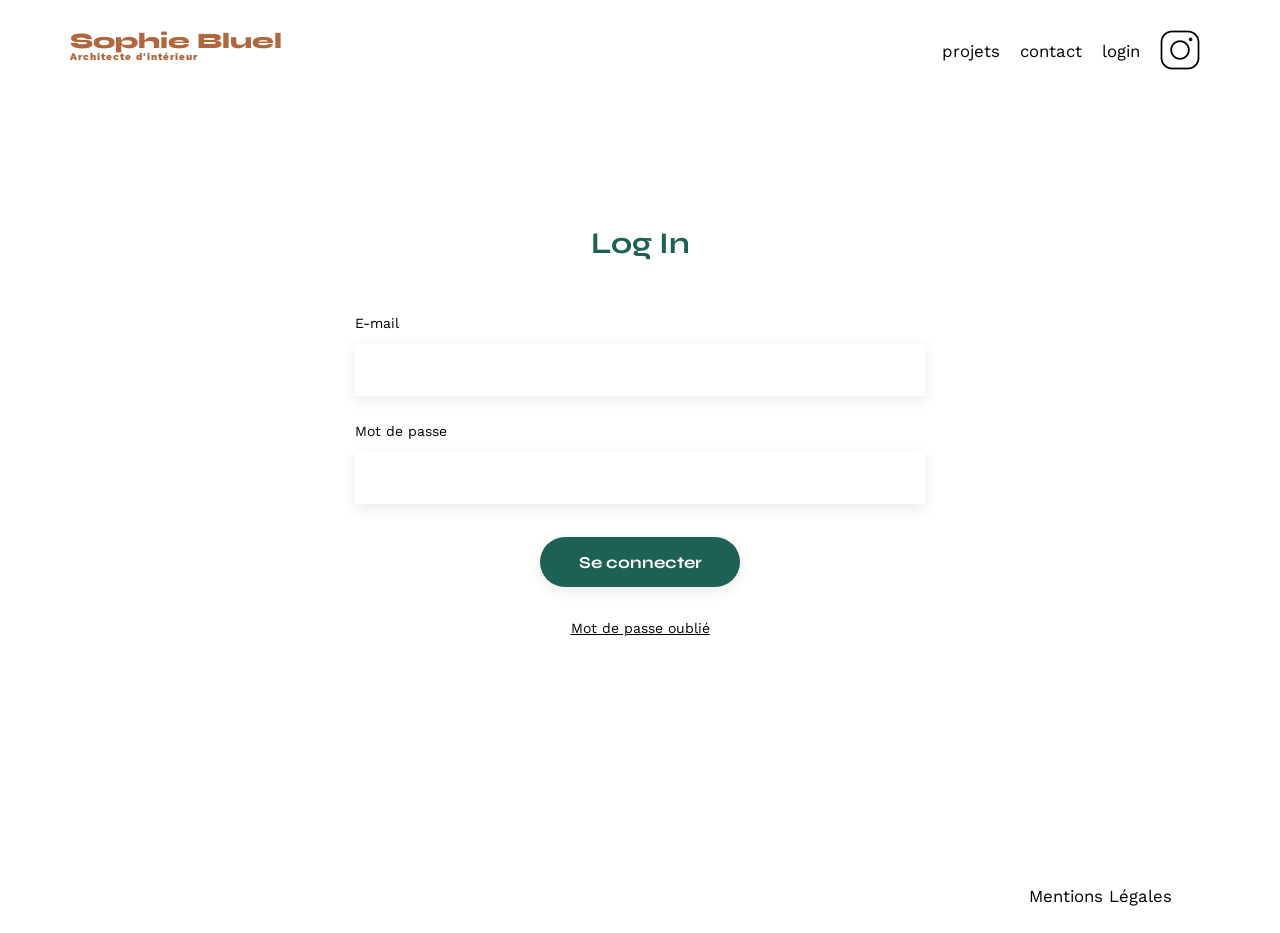
<file: front/html/login.html>
<!DOCTYPE html>
<html lang="fr">
<head>
	<meta charset="UTF-8">
	<title>Sophie Bluel - Architecte d'intérieur</title>
	<meta name="viewport" content="width=device-width, initial-scale=1.0">
	<link rel="preconnect" href="https://fonts.googleapis.com">
	<link rel="preconnect" href="https://fonts.gstatic.com" crossorigin>
	<link href="https://fonts.googleapis.com/css2?family=Syne:wght@700;800&family=Work+Sans&display=swap" rel="stylesheet">
	<meta name="description" content="">
	<link rel="stylesheet" href="../css/style.css">
	<link rel="stylesheet" href="../css/login.css">
</head>
<body>
<header>
	<a href="index.html"><h1>Sophie Bluel <span>Architecte d'intérieur</span></h1></a>
	<nav>
		<ul>
			<li>projets</li>
			<li>contact</li>
			<li><a href="login.html">login</a></li>
			<li><img src="../images/icons/instagram.png" alt="Instagram"></li>
		</ul>
	</nav>
</header>
<main>
	<section id="login">
		<h1>Log In</h1>
		<form action="#" method="post" onsubmit="event.preventDefault(); login(event)">
			<label for="email">E-mail</label>
			<input type="email" name="email" id="email">
			<label for="password">Mot de passe</label>
			<input type="password" name="password" id="password">
			<input type="submit" value="Se connecter" onclick="login()">
			<ul>
				<li id="forgot">Mot de passe oublié</li>
			</ul>
		</form>
	</section>
</main>

<footer>
	<nav>
		<ul>
			<li>Mentions Légales</li>
		</ul>
	</nav>
</footer>
<script src="../js/login.js"></script>
</body>
</html>
</file>
<file: front/css/style.css>
/* http://meyerweb.com/eric/tools/css/reset/
   v2.0 | 20110126
   License: none (public domain)
*/

html, body, div, span, applet, object, iframe,
h1, h2, h3, h4, h5, h6, p, blockquote, pre,
a, abbr, acronym, address, big, cite, code,
del, dfn, em, img, ins, kbd, q, s, samp,
small, strike, strong, sub, sup, tt, var,
b, u, i, center,
dl, dt, dd, ol, ul, li,
fieldset, form, label, legend,
table, caption, tbody, tfoot, thead, tr, th, td,
article, aside, canvas, details, embed,
figure, figcaption, footer, header, hgroup,
menu, nav, output, ruby, section, summary,
time, mark, audio, video {
	margin: 0;
	padding: 0;
	border: 0;
	font-size: 100%;
	font: inherit;
	vertical-align: baseline;
}
/* HTML5 display-role reset for older browsers */
article, aside, details, figcaption, figure,
footer, header, hgroup, menu, nav, section {
	display: block;
}
body {
	line-height: 1;
}
a {
	text-decoration: none;
	color: black;
}
nav a:hover {
	color: #B1663C;
}
ol, ul {
	list-style: none;
}
blockquote, q {
	quotes: none;
}
blockquote:before, blockquote:after,
q:before, q:after {
	content: '';
	content: none;
}
table {
	border-collapse: collapse;
	border-spacing: 0;
}
/** end reset css**/
body {
	font-family: 'Work Sans' ;
	font-size: 14px;
}
main {
	max-width: 1140px;
	margin:auto;
}
#logoutBtn {
	cursor: pointer;
}
#editMode {
	background-color: black;
	width: 100%;
	height: 60px;
	margin: 0;
	display: flex;
	justify-content: center;
	align-items: center;
	font-size: 1em;
}
#realHeader {
	display: flex;
	justify-content: space-between;
	margin: 50px 0;
	max-width: 1140px;
	margin:auto;
	padding-top: 30px;
}
#editmodeBtn {
	cursor: pointer;
	color: white;
	padding-right: 20px;
}
#publishBtn {
	cursor: pointer;
	padding: 0 20px 0 20px;
	height: 35px;
	border-radius: 20px;
	border: black;
	font: inherit;
}
section {
	margin: 50px 0
}
#editionPanel {
	display: none;
	z-index: 100;
	width: 100%;
	height: 100vh;
	position: fixed;
	overflow: auto;
	background-color: rgba(0, 0, 0, 0.6);
	left: 0;
	top: 0;
}
#uploadPanel {
	display: none;
	z-index: 200;
	width: 100%;
	height: 100vh;
	position: fixed;
	overflow: auto;
	left: 0;
	top: 0;
}
.modale {
	background-color: white;
	width: 38%;
	height: 90%;
	margin: 5vh auto;
	border-radius: 20px;
	text-align: center;
}
.navBtns {
	display: flex;
}
.closeBtn {
	border: none;
	margin: 3% 0 2% 90%;
	background-color: white;
}
.secCloseBtn {
	border: none;
	margin: 3% 0 2% 0;
	background-color: white;
}
.backBtn {
	font-size: x-large;
	border: none;
	margin: 3% 85% 2% 20px;
	cursor: pointer;
	background-color: white;
}
.fa-xmark {
	font-size: 30px;
	border-color: white;
	cursor: pointer;
}
#items2 {
	display: flex;
	flex-wrap: wrap;
	justify-content: space-between;
	margin: 0 15% 6% 15%;
	gap: 3%;
}
.editpanelItems {
	display: flex;
}
.editpanelItems > img {
	width: 100%;
	height: 12vh;
	margin-bottom: 35%;
}
.editpanelItems > a {
	position: fixed;
	margin-top: 6.2%;
}
.removeItem {
	position: fixed;
	background-color: black;
	color: white;
	height: 20px;
	border-radius: 5px;
	margin: 0.3% 0 0 3.1%;
	border: none;
	font-size: 10px;
	cursor: pointer;
}
h1{
	display: flex;
	flex-direction: column;
	font-family: 'Syne';
	font-size: 22px;
	font-weight: 800;
	color: #B1663C
}

h1 > span {
	font-family: 'Work Sans';
	font-size:10px;
	letter-spacing: 0.1em;
;
}

h2{
	font-family: 'Syne';
	font-weight: 700;
	font-size: 30px;
	color: #1D6154
}
nav ul {
	display: flex;
	align-items: center;
	list-style-type: none;

}
nav li {
	padding: 0 10px;
	font-size: 1.2em;
}

li:hover {
	color: #B1663C;
}
#introduction {
	display: flex;
	align-items: center;
	margin-bottom: 10em;
}
#introduction figure {
	flex: 1
}
#introduction img {
	display: block;
	margin: auto;
	width: 80%;
}

#introduction article {
	flex: 1
}
#introduction h2 {
	margin-bottom: 1em;
}

#introduction p {
	margin-bottom: 0.5em;
}
#introduction a {
	margin-left: 58px;
	cursor: pointer;
}
#portfolio h2 {
	text-align: center;
	margin-bottom: 1em;
}
#portfolio #buttons {
	text-align: center;
	margin: 40px auto;
}
#modale > h2 {
	margin-bottom: 10%;
}
.button {
	margin: 5px;
	border-color: #1D6154;
	border-radius: 25px;
	padding: 10px 20px;
	font-family: 'Syne';
	font-weight: bold;
	color: #1D6154;
	font-size: 16px;
	border-style: solid;
	cursor: pointer;
}
.button_active {
	margin: 5px;
	border-color: #1D6154;
	border-radius: 25px;
	padding: 10px 20px;
	font-family: 'Syne';
	font-weight: bold;
	background-color: #1D6154;
	color: white;
	font-size: 16px;
	border-style: solid;
	cursor: pointer;
}
.gallery {
	width: 100%;
	display: grid;
	grid-template-columns: 1fr 1fr 1fr;
	grid-column-gap: 20px;
	grid-row-gap: 20px;
}

.gallery img {
	width: 100%;

}
#contact {
	width: 50%;
	margin: auto;
}
#contact > * {
	text-align: center;
}
#contact h2{
	margin-bottom: 20px;
}
#contact form {
	text-align: left;
	margin-top:30px;
	display: flex;
	flex-direction: column;
}
#contact input {
	height: 50px;
	font-size: 1.2em;
	border: none;
	box-shadow: 0px 4px 14px rgba(0, 0, 0, 0.09);
}
#contact label {
	margin: 2em 0 1em 0;
}
#contact textarea {
	border: none;
	box-shadow: 0px 4px 14px rgba(0, 0, 0, 0.09);
}
#uploadContent {
	width: 65%;
	margin: 60px auto 60px auto;
	display: flex;
	flex-direction: column;
}
#uploadContent > * {
	text-align: center;
}
#uploadContent form {
	text-align: left;
	margin-top:30px;
	display: flex;
	flex-direction: column;
}
#uploadContent input {
	height: 50px;
	font-size: 1.2em;
	border: none;
	box-shadow: 0px 4px 14px rgba(0, 0, 0, 0.09);
}
#uploadContent label {
	margin: 2em 0 1em 0;
	text-align: left;
}
#uploadContent textarea {
	border: none;
	box-shadow: 0px 4px 14px rgba(0, 0, 0, 0.09);
}
#uploadContent select {
	height: 50px;
	font-size: 1.2em;
	border: none;
	box-shadow: 0px 4px 14px rgba(0, 0, 0, 0.09);
}
input[type="submit"]{
	font-family: 'Syne';
	font-weight: 700;
	color: white;
	background-color: #1D6154;
	margin : 2em auto ;
	width: 180px;
	text-align: center;
	border-radius: 60px ;
}
footer nav ul {
	display: flex;
	justify-content: flex-end;
	margin: 2em
}

.addBtn {
	font-family: 'Syne';
	font-size: 16px;
	color: white;
	background-color: #1D6154;
	margin : 2em auto ;
	width: 300px;
	height: 45px;
	text-align: center;
	border-radius: 60px;
	border: none;
	cursor: pointer;
}

.deleteAll {
	font-size: 16px;
	color: red;
	cursor: pointer;
}

#sendUpload {
	font-family: 'Syne';
	font-size: 16px;
	color: white;
	background-color: #1D6154;
	margin : 2em auto ;
	width: 300px;
	height: 45px;
	text-align: center;
	border-radius: 60px;
	border: none;
}
.activeUploadBtn {
	background-color: #1D6154;
}
.boxZone {
	background-color: #e8f1f6;
	margin-bottom: 40px;
	height: 300px;
}
.boxIcon {
	font-size: 100px;
	color: #b9c5cc;
	padding-top: 50px;
}
.boxText {
	color: #444444;
}
#boxCustomBtn {
	width: 40%;
	height: 50px;
	border: none;
	color: #306685;
	background-color: #cbd6dc;
	border-radius: 25px;
	font: inherit;
	font-size: large;
	margin: 20px 0 15px 0;
	cursor: pointer;
}
.activeUploadBtn {
	background-color: #1D6154;
}
#projectsSection {
	display: flex;
	justify-content: center;
	align-items: baseline;
}
#projectsTitle {
	text-align: center;
	margin-right: 15px;
}
#editModeBtn2 {
	cursor: pointer;
}
#previewImage {
	display: none;
	width: 225px;
	height: 100%;
}
#previewContainer {
	display: flex;
	justify-content: center;
}
</file>
<file: front/css/login.css>
body {
	max-width: 1140px;
	margin:auto;
	font-family: 'Work Sans' ;
	font-size: 14px;
}
header {
	display: flex;
	justify-content: space-between;
	margin: 30px 0
}
#login {
	padding: 125px 0 225px;
	width: 50%;
	margin: auto;
}
#login > * {
	text-align: center;
}
#login h1{
	margin-bottom: 20px;
	color: #1D6154;
	font-size: 30px;
	font-weight: 700;
}
#login form {
	text-align: left;
	margin-top:30px;
	display: flex;
	flex-direction: column;
}
#login input {
	height: 50px;
	font-size: 1.2em;
	border: none;
	box-shadow: 0px 4px 14px rgba(0, 0, 0, 0.09);
}
#login label {
	margin: 2em 0 1em 0;
}
#login textarea {
	border: none;
	box-shadow: 0px 4px 14px rgba(0, 0, 0, 0.09);
}
input[type="submit"]{
	width: 200px;
}
#forgot {
	text-align: center;
	text-decoration: underline;
}
</file>
